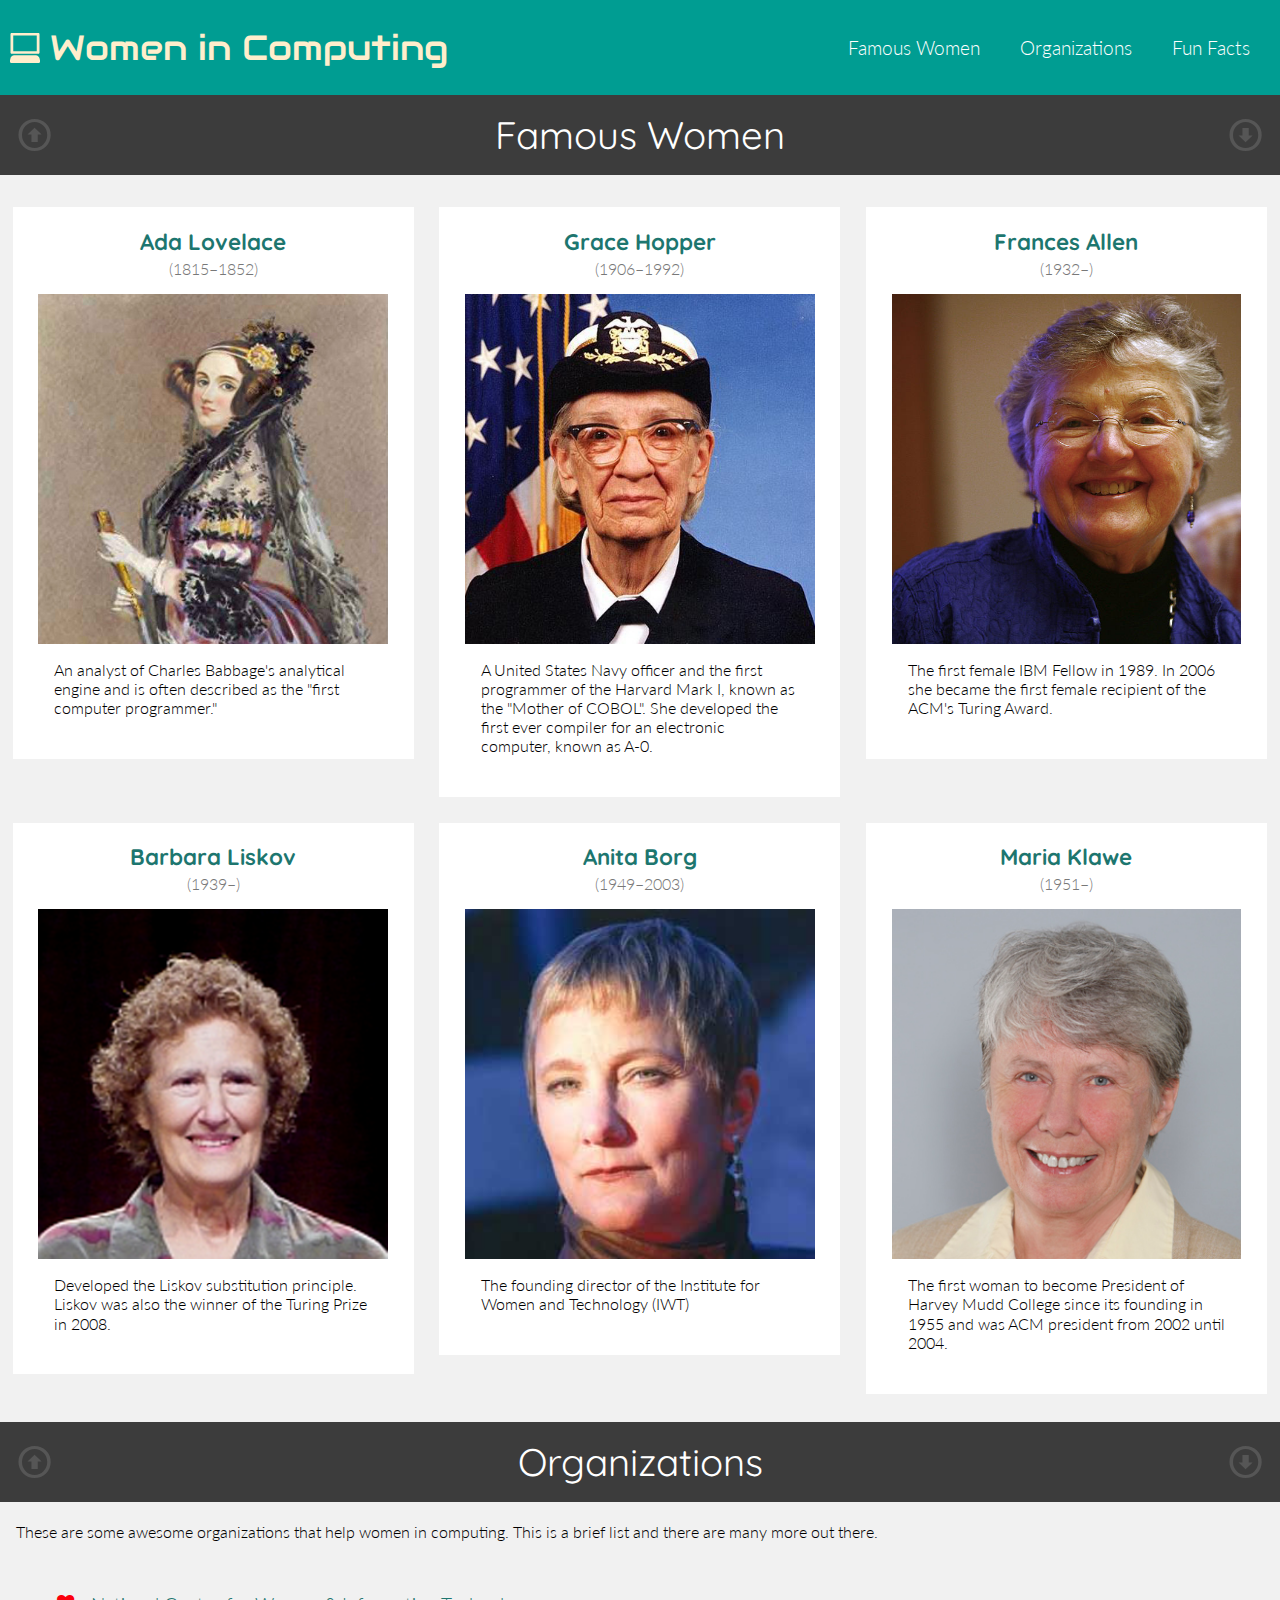
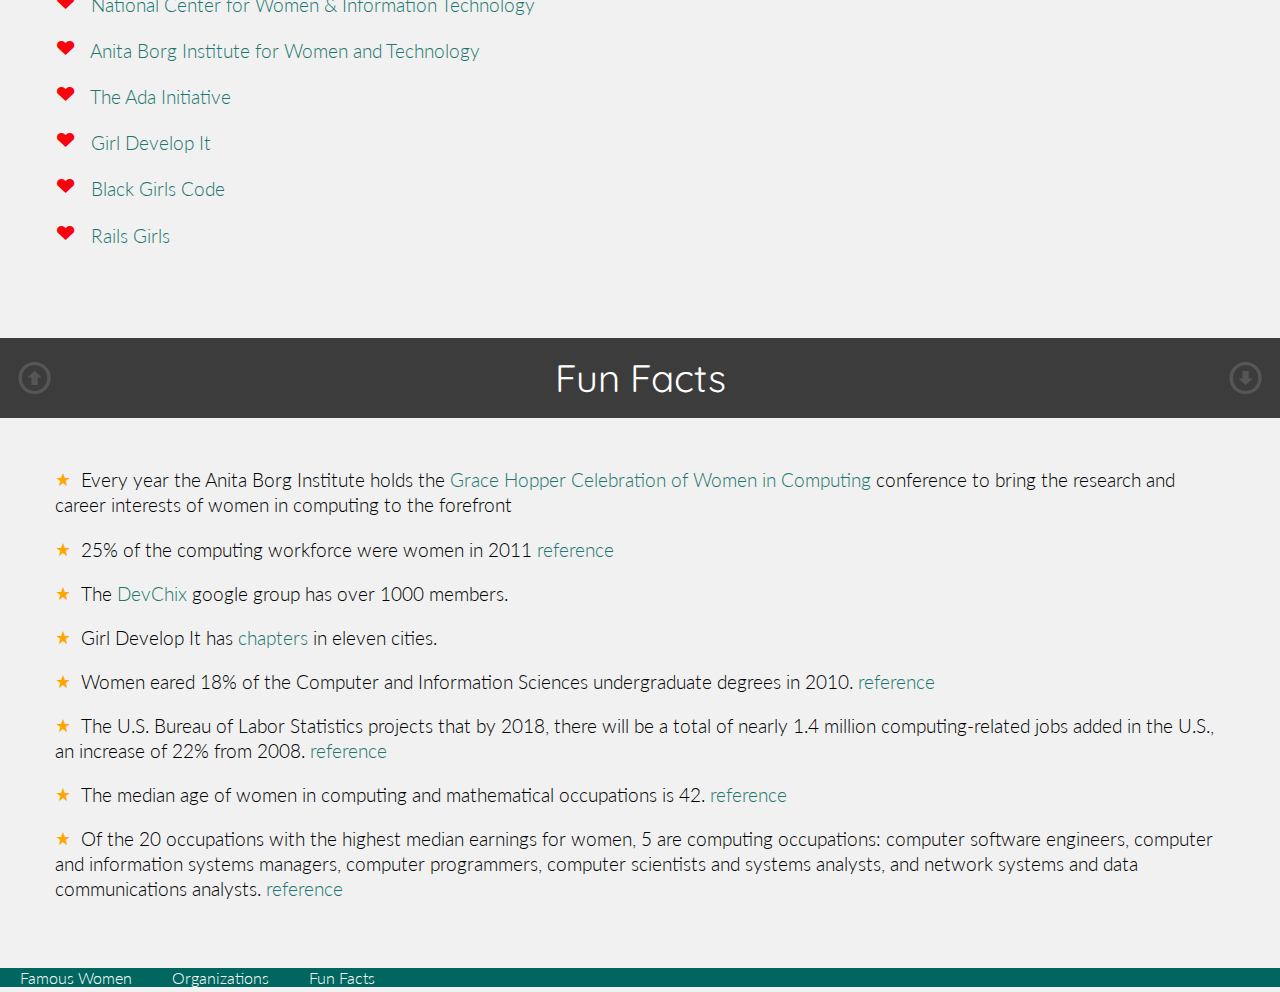
<file: practice/completed/index.html>
<!DOCTYPE HTML PUBLIC "-//W3C//DTD HTML 4.01//EN" "http://www.w3.org/TR/html4/strict.dtd">
<html>
  <head>
    <title>Women in Computing</title>
    <meta http-equiv="Content-Type" content="text/html; charset=utf-8"/>
    <link href='http://fonts.googleapis.com/css?family=Audiowide|Quicksand:300,400,700|Lato:100,300,400,700,900,100italic,300italic,400italic,700italic,900italic' rel='stylesheet' type='text/css'/>
    <link rel="stylesheet" type="text/css" href="stylesheets/reset.css" />
    <link rel="stylesheet" type="text/css" href="stylesheets/styles.css" charset="utf-8"/>
  </head>
  <body>
    <header>
      <h1>Women in Computing</h1>
      <nav>
        <ul>
          <li>
            <a href="#famous">Famous Women</a>
          </li>
          <li>
            <a href="#organizations">Organizations</a>
          </li>
          <li>
            <a href="#facts">Fun Facts</a>
          </li>
        </ul>
      </nav>
    </header>

    <div id="main">
      <section id="famous">
        <a name="famous"></a>
        <h2>Famous Women</h2>
        <a class="jump up" href="#">&igrave;</a>
        <a class="jump down" href="#organizations">&iacute;</a>
        <div class = "wrapper">
          <article class = "woman">
            <h3>
              <a href="http://en.wikipedia.org/wiki/Ada_Lovelace">Ada Lovelace</a>
            </h3>

            <h4>(1815&ndash;1852)</h4>
            <img src="images/ada_lovelace.jpg" alt="Ada Lovelace" />
            <p>An analyst of Charles Babbage's analytical engine and is often
              described as the "first computer programmer."</p>
          </article>
          <article class = "woman">
            <h3>
              <a href="http://en.wikipedia.org/wiki/Grace_Hopper">Grace Hopper</a>
            </h3>
            <h4>(1906&ndash;1992)</h4>
            <img src="images/grace_hopper.jpg" alt ="Grace Hopper" />
            <p>A United States Navy officer and the first programmer of the
              Harvard Mark I, known as the "Mother of COBOL". She developed the
              first ever compiler for an electronic computer, known as A-0.</p>
          </article>
          <article class = "woman">
            <h3>
              <a href="http://en.wikipedia.org/wiki/Frances_E._Allen">Frances Allen</a>
            </h3>
            <h4>(1932&ndash;)</h4>
            <img src="images/frances_allen.jpg" alt="Frances Allen" />
            <p>The first female IBM Fellow in 1989. In 2006 she became the first
              female recipient of the ACM's Turing Award.</p>
          </article>
          <article class="break woman">
            <h3>
              <a href="http://en.wikipedia.org/wiki/Barbara_Liskov">Barbara Liskov</a>
            </h3>
            <h4>(1939&ndash;)</h4>
            <img src="images/barbara_liskov.png" alt="Barbara Liskov" />
            <p>Developed the Liskov substitution principle. Liskov was also the
              winner of the Turing Prize in 2008.</p>
          </article>
          <article class = "woman">
            <h3>
              <a href="http://en.wikipedia.org/wiki/Anita_Borg">Anita Borg</a>
            </h3>
            <h4>(1949&ndash;2003)</h4>
            <img src="images/anita_borg.jpg" alt="Anita Borg" />
            <p>The founding director of the Institute for Women and Technology
              (IWT)</p>
          </article>
          <article class = "woman">
            <h3>
              <a href="http://en.wikipedia.org/wiki/Maria_Klawe">Maria Klawe</a>
            </h3>
            <h4>(1951&ndash;)</h4>
            <img src="images/maria_klawe.jpg" alt="Maria Klawe" />
            <p>The first woman to become President of Harvey Mudd College since
              its founding in 1955 and was ACM president from 2002 until 2004.</p>
          </article>
        </div>
      </section>

      <section id="organizations">
        <a name="organizations"></a>
        <h2>Organizations</h2>
        <a class="jump up" href="#famous">&igrave;</a>
        <a class="jump down" href="#facts">&iacute;</a>
        <div class = "wrapper">
          <p>These are some awesome organizations that help women in computing.
            This is a brief list and there are many more out there.</p>

          <ul>
            <li>
              <a href="http://www.ncwit.org/">National Center for Women & Information Technology</a>
              <img src="images/logos/ncwit.png" alt="National Center for Women & Information Technology logo" />
            </li>
            <li>
              <a href="http://anitaborg.org/">Anita Borg Institute for Women and Technology</a>
              <img src="images/logos/anitaborg.gif" alt="Anita Borg Institute for Women and Technology logo" />
            </li>
            <li>
              <a href="http://adainitiative.org/">The Ada Initiative</a>
              <img src="images/logos/adainitiative.png" alt="The Ada Initiative logo" />
            </li>
            <li>
              <a href="http://girldevelopit.com/">Girl Develop It</a>
              <img src="images/logos/gdi.png" alt="Girl Develop It logo" />
            </li>
            <li>
              <a href="http://www.blackgirlscode.com/">Black Girls Code</a>
              <img src="images/logos/blackgirlscode.jpg" alt="Black Girls Code logo" />
            </li>
            <li>
              <a href="http://railsgirls.com/">Rails Girls</a>
              <img src="images/logos/railsgirls.png" alt="Rails Girls logo" />
            </li>
          </ul>
        </div>
      </section>

      <section id="facts">
        <a name="facts"></a>
        <h2>Fun Facts</h2>
        <a class="jump up" href="#organizations">&igrave;</a>
        <a class="jump down" href="#bottom">&iacute;</a>
        <div class = "wrapper">
          <ul>
            <li>Every year the Anita Borg Institute holds the
              <a href="http://anitaborg.org/initiatives/ghc/">Grace Hopper
              Celebration of Women in Computing</a> conference to bring the
              research and career interests of women in computing to the
              forefront</li>
            <li>25% of the computing workforce were women in 2011
              <a href="http://www.bls.gov/cps/cpsaat11.htm">reference</a></li>
            <li>The <a href="https://twitter.com/DevChix">DevChix</a> google group has over 1000 members.</li>
            <li>Girl Develop It has <a href="http://girldevelopit.com/chapters">chapters</a> in eleven cities.</li>
            <li>Women eared 18% of the Computer and Information Sciences
              undergraduate degrees in 2010. <a href="http://www.ncwit.org/sites/default/files/resources/2012bythenumbers_web.pdf">
              reference</a></li>
            <li>The U.S. Bureau of Labor Statistics projects that by 2018, there
              will be a total of nearly 1.4 million computing-related jobs added
              in the U.S., an increase of 22% from 2008.
              <a href="http://www.ncwit.org/sites/default/files/resources/scorecard2010_printversion_web.pdf">reference</a></li>
            <li>The median age of women in computing and mathematical occupations
              is 42. <a href="http://www.ncwit.org/blog/did-you-know-demographics-technical-women">reference</a></li>
            <li>Of the 20 occupations with the highest median earnings for women,
              5 are computing occupations: computer software engineers, computer
              and information systems managers, computer programmers, computer
              scientists and systems analysts, and network systems and data
              communications analysts. <a href="http://www.ncwit.org/blog/did-you-know-demographics-technical-women">reference</a></li>
          </ul>
        </div>
      </section>
    </div>

    <footer>
      <nav>
        <ul>
          <li>
            <a href="#famous">Famous Women</a>
          </li>
          <li>
            <a href="#organizations">Organizations</a>
          </li>
          <li>
            <a href="#facts">Fun Facts</a>
          </li>
        </ul>
      </nav>
    </footer>
    <a name="bottom"></a>
  </body>
</html>
</file>
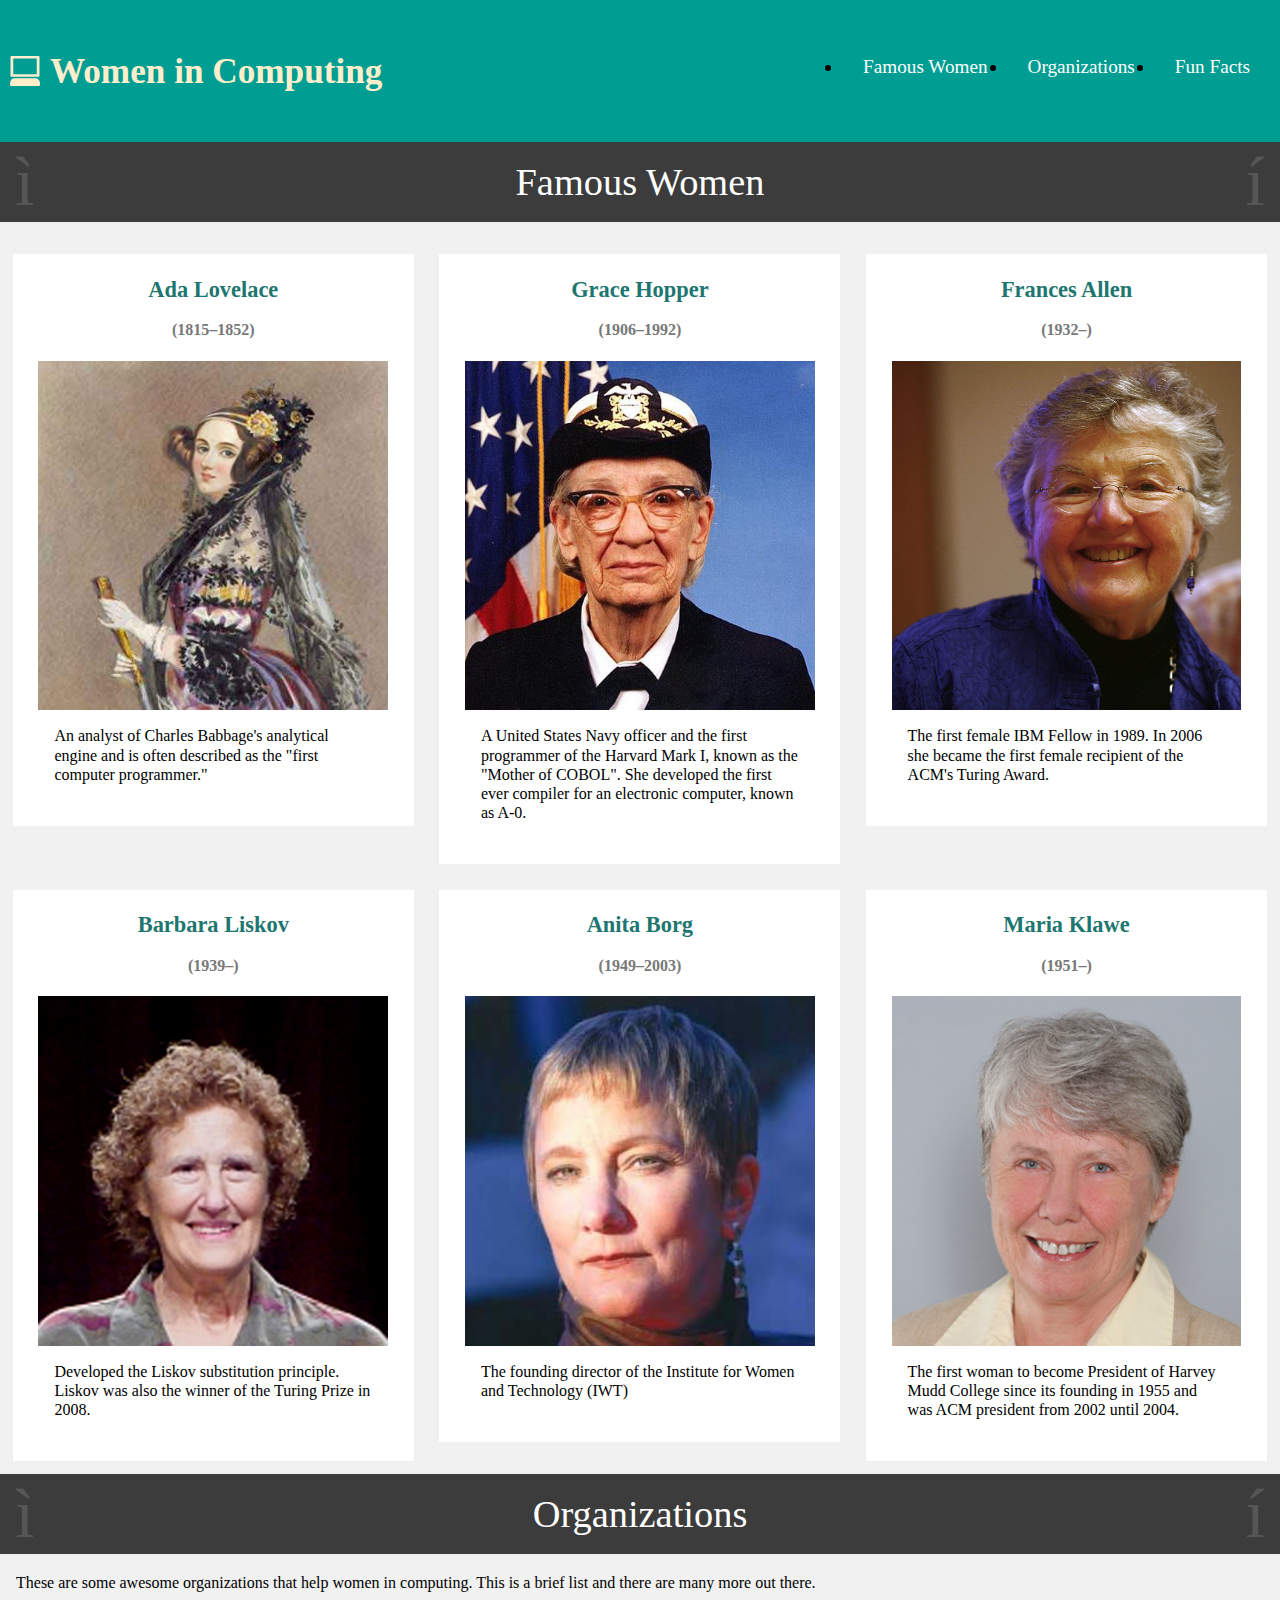
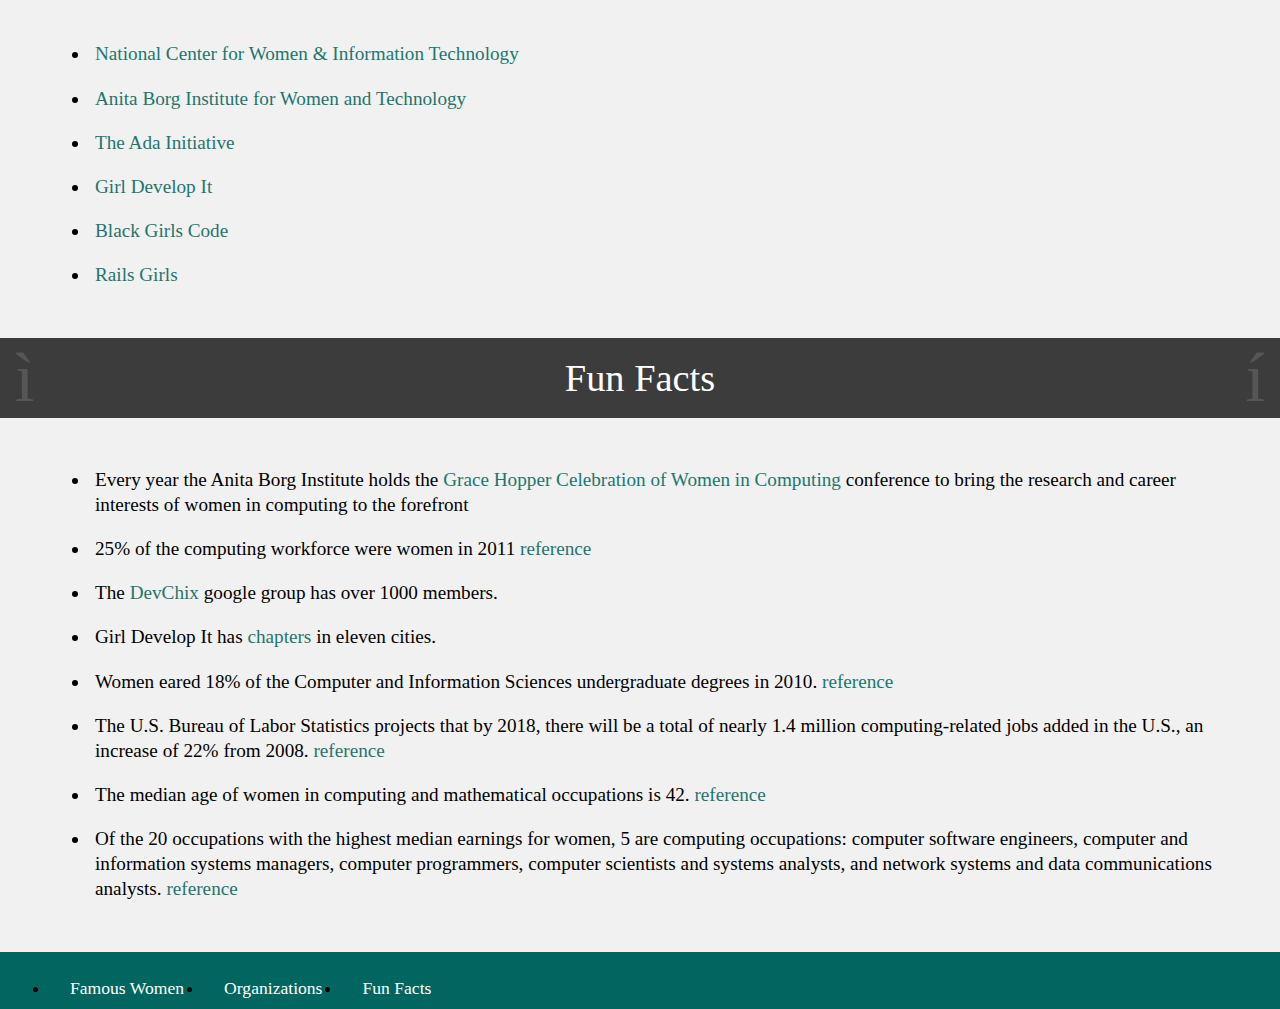
<file: practice/practice/index.html>
<!DOCTYPE HTML PUBLIC "-//W3C//DTD HTML 4.01//EN" "http://www.w3.org/TR/html4/strict.dtd">
<html>
  <head>
    <title>Women in Computing</title>
    <meta http-equiv="Content-Type" content="text/html; charset=utf-8"/>
    <link rel="stylesheet" type="text/css" href="stylesheets/styles.css" charset="utf-8"/>
  </head>
  <body>
      <div id="header">
        <h1>Women in Computing</h1>
        <div class="nav">
          <ul>
            <li>
              <a href="#">Famous Women</a>
            </li>
            <li>
              <a href="#">Organizations</a>
            </li>
            <li>
              <a href="#">Fun Facts</a>
            </li>
          </ul>
        </div>
      </div>

      <div id="main">
        <div id="famous">
          <a name="famous"></a>
          <h2>Famous Women</h2>
          <a class="jump up" href="#">&igrave;</a>
          <a class="jump down" href="#organizations">&iacute;</a>
          <div class ="wrapper">
            <div class = "woman">
              <h3>
                <a href="http://en.wikipedia.org/wiki/Ada_Lovelace">Ada Lovelace</a>
              </h3>

              <h4>(1815&ndash;1852)</h4>
              <img src="images/ada_lovelace.jpg" alt="Ada Lovelace" />
              <p>An analyst of Charles Babbage's analytical engine and is often
                described as the "first computer programmer."</p>
            </div>
            <div class = "woman">
              <h3>
                <a href="http://en.wikipedia.org/wiki/Grace_Hopper">Grace Hopper</a>
              </h3>
              <h4>(1906&ndash;1992)</h4>
              <img src="images/grace_hopper.jpg" alt ="Grace Hopper" />
              <p>A United States Navy officer and the first programmer of the
                Harvard Mark I, known as the "Mother of COBOL". She developed the
                first ever compiler for an electronic computer, known as A-0.</p>
            </div>
            <div class = "woman">
              <h3>
                <a href="http://en.wikipedia.org/wiki/Frances_E._Allen">Frances Allen</a>
              </h3>
              <h4>(1932&ndash;)</h4>
              <img src="images/frances_allen.jpg" alt="Frances Allen" />
              <p>The first female IBM Fellow in 1989. In 2006 she became the first
                female recipient of the ACM's Turing Award.</p>
            </div>
            <div class="break woman">
              <h3>
                <a href="http://en.wikipedia.org/wiki/Barbara_Liskov">Barbara Liskov</a>
              </h3>
              <h4>(1939&ndash;)</h4>
              <img src="images/barbara_liskov.png" alt="Barbara Liskov" />
              <p>Developed the Liskov substitution principle. Liskov was also the
                winner of the Turing Prize in 2008.</p>
            </div>
            <div class = "woman">
              <h3>
                <a href="http://en.wikipedia.org/wiki/Anita_Borg">Anita Borg</a>
              </h3>
              <h4>(1949&ndash;2003)</h4>
              <img src="images/anita_borg.jpg" alt="Anita Borg" />
              <p>The founding director of the Institute for Women and Technology
                (IWT)</p>
            </div>
            <div class = "woman">
              <h3>
                <a href="http://en.wikipedia.org/wiki/Maria_Klawe">Maria Klawe</a>
              </h3>
              <h4>(1951&ndash;)</h4>
              <img src="images/maria_klawe.jpg" alt="Maria Klawe" />
              <p>The first woman to become President of Harvey Mudd College since
                its founding in 1955 and was ACM president from 2002 until 2004.</p>
            </div>
          </div>
        </div>

        <div id="organizations">
          <a name="organizations"></a>
          <h2>Organizations</h2>
          <a class="jump up" href="#famous">&igrave;</a>
          <a class="jump down" href="#facts">&iacute;</a>
          <div class = "wrapper">
            <p>These are some awesome organizations that help women in computing.
              This is a brief list and there are many more out there.</p>

            <ul>
              <li>
                <a href="http://www.ncwit.org/">National Center for Women &amp; Information Technology</a>
                <img src="images/logos/ncwit.png" alt="National Center for Women &amp; Information Technology logo" />
              </li>
              <li>
                <a href="http://anitaborg.org/">Anita Borg Institute for Women and Technology</a>
                <img src="images/logos/anitaborg.gif" alt="Anita Borg Institute for Women and Technology logo" />
              </li>
              <li>
                <a href="http://adainitiative.org/">The Ada Initiative</a>
                <img src="images/logos/adainitiative.png" alt="The Ada Initiative logo" />
              </li>
              <li>
                <a href="http://girldevelopit.com/">Girl Develop It</a>
                <img src="images/logos/gdi.png" alt="Girl Develop It logo" />
              </li>
              <li>
                <a href="http://www.blackgirlscode.com/">Black Girls Code</a>
                <img src="images/logos/blackgirlscode.jpg" alt="Black Girls Code logo" />
              </li>
              <li>
                <a href="http://railsgirls.com/">Rails Girls</a>
                <img src="images/logos/railsgirls.png" alt="Rails Girls logo" />
              </li>
            </ul>
          </div>
        </div>

        <div id="facts">
          <a name="facts"></a>
          <h2>Fun Facts</h2>
          <a class="jump up" href="#organizations">&igrave;</a>
          <a class="jump down" href="#bottom">&iacute;</a>
          <div class = "wrapper">
            <ul>
              <li>Every year the Anita Borg Institute holds the
                <a href="http://anitaborg.org/initiatives/ghc/">Grace Hopper
                Celebration of Women in Computing</a> conference to bring the
                research and career interests of women in computing to the
                forefront</li>
              <li>25% of the computing workforce were women in 2011
                <a href="http://www.bls.gov/cps/cpsaat11.htm">reference</a></li>
              <li>The <a href="https://twitter.com/DevChix">DevChix</a> google group has over 1000 members.</li>
              <li>Girl Develop It has <a href="http://girldevelopit.com/chapters">chapters</a> in eleven cities.</li>
              <li>Women eared 18% of the Computer and Information Sciences
                undergraduate degrees in 2010. <a href="http://www.ncwit.org/sites/default/files/resources/2012bythenumbers_web.pdf">
                reference</a></li>
              <li>The U.S. Bureau of Labor Statistics projects that by 2018, there
                will be a total of nearly 1.4 million computing-related jobs added
                in the U.S., an increase of 22% from 2008.
                <a href="http://www.ncwit.org/sites/default/files/resources/scorecard2010_printversion_web.pdf">reference</a></li>
              <li>The median age of women in computing and mathematical occupations
                is 42. <a href="http://www.ncwit.org/blog/did-you-know-demographics-technical-women">reference</a></li>
              <li>Of the 20 occupations with the highest median earnings for women,
                5 are computing occupations: computer software engineers, computer
                and information systems managers, computer programmers, computer
                scientists and systems analysts, and network systems and data
                communications analysts. <a href="http://www.ncwit.org/blog/did-you-know-demographics-technical-women">reference</a></li>
            </ul>
            </div>
        </div>
      </div>
      <div id="footer">
        <div class="nav">
          <ul>
            <li>
              <a href="#">Famous Women</a>
            </li>
            <li>
              <a href="#">Organizations</a>
            </li>
            <li>
              <a href="#">Fun Facts</a>
            </li>
          </ul>
        </div>
      </div>
      <a name="bottom"></a>
  </body>
</html>
</file>
<file: practice/completed/stylesheets/styles.css>
/* General Styles */
body {
  background-color: rgb(241, 241, 241);
  font-family: 'Lato', Arial, sans-serif;
  font-size: 16px;
  font-weight: 300;
  line-height: 1.2em;
  margin: 0px auto;
  min-width: 960px;
  width: 100%;
}

p {
  margin: 1em;
}

a {
  color: #1D766F;
  text-decoration: none;
}
a:hover {
  color: #BC2F36;
}

h1 {
  font-family: 'Audiowide', cursive;
  font-size: 2.2em;
  float: left;
  line-height: 75px;
}

h2 {
  background-color: rgb(60, 60, 60);
  color: #FFF;
  font-family: 'Quicksand', sans-serif;
  font-size: 2.4em;
  font-weight: 400;
  line-height: 80px;
  margin: 0 0 0.5em 0;
  text-align: center;
}

h3 {
  font-family: 'Quicksand', sans-serif;
  font-size: 1.4em;
  font-weight: 700;
  margin: 0 0 0.3em 0;
  text-align: center;
}

h4 {
  color: rgb(120, 120, 120);
  font-size: 1em;
  text-align: center;
}


/* Navigation */
nav li {
  float: left;
}
nav li a {
  color: #fff;
  margin: 0 10px;
  padding: 5px 10px;
  text-decoration: none;
}
nav li a:hover {
  color: #FB000D;
}

.jump {
  color: #565656;
  font-family: 'EntypoRegular';
  font-size: 70px;
  line-height: 80px;
  position: absolute;
  text-decoration: none;
  top: 0;
}
.jump.up {
  left: 15px;
}
.jump.down {
  right: 15px;
}
.jump:hover {
  color: #BC2F36;
}


/* Header */
header {
  background-color: #009D92;
  padding: 10px;
}
header h1 {
  color: #FFEECC;
  background: url('../images/icons/it.png') no-repeat 0 50%;
  padding-left: 40px;
}
header nav {
  float: right;
  font-size: 1.2em;
  margin-left: 20px;
}
header nav li {
  line-height: 75px;
}
header nav a:hover {
  background-color: #fff;
}

header:after {
  /* clearfix hack */
  content: "";
  display: table;
  clear: both;
}


/* Main */
#main section {
  margin-bottom: 1em;
  position: relative;
}
#main div.wrapper{
    width: 100%;
    max-width:1400px;
    margin: 0 auto;
}


#main section:after {
  /* clearfix hack */
  content: "";
  display: table;
  clear: both;
}


/* Famous Women */
#famous article.woman {
  background-color: white;
  float: left;
  min-height: 250px;
  margin: 1%;
  padding: 2%;
  width: 27.33%;
}

#famous article.break {
  clear: both;
}

#famous article img {
  display: block;
  margin: 1em auto;
  width: 100%;
}


/* Organizations */
#organizations {
  clear: both;
  height: 500px;
}

#organizations ul {
  margin: 50px;
  position: relative;
}
#organizations ul li {
  font-size: 1.2em;
  line-height: 1.3em;
  margin-bottom: 1em;
  padding-left: 5px;
  max-width: 50%;
}
#organizations ul li:before {
  color: #FB000D;
  content: '6';
  font-family: 'EntypoRegular';
  font-size: 40px;
  padding-right: 10px;
}

#organizations img {
  position: absolute;
  right: 20px;
  top: 0;
  display: none;
  max-width: 40%;
}
#organizations li:hover img {
  display: block;
}


/* Fun Facts */
#facts ul {
  margin: 50px;
}
#facts ul li {
  font-size: 1.2em;
  line-height: 1.3em;
  margin-bottom: 1em;
  padding-left: 5px;
}
#facts ul li:before {
  color: #FFA700;
  content: '7';
  font-family: 'EntypoRegular';
  font-size: 30px;
  padding-right: 10px;
}
#facts ul li:hover:before {
  color: #FF6F00;
}


/* Footer */
footer {
  background-color: #00665F;
}

footer .nav {
  float: left;
  font-size: 1.1em;
  margin: 10px;
}

footer nav a:hover {
  color: #FFEECC;
}

footer:after {
  /* clearfix hack */
  content: "";
  display: table;
  clear: both;
}


/* Fonts */
@font-face {
  font-family: 'EntypoRegular';
  src: url('font/Entypo-webfont.eot');
  src: url('font/Entypo-webfont.eot?#iefix') format('embedded-opentype'),
       url('font/Entypo-webfont.woff') format('woff'),
       url('font/Entypo-webfont.ttf') format('truetype'),
       url('font/Entypo-webfont.svg#EntypoRegular') format('svg');
  font-weight: normal;
  font-style: normal;
}
</file>
<file: practice/practice/stylesheets/styles.css>
/* General Styles */
body {
  background-color: rgb(241, 241, 241);
  font-size: 16px;
  font-weight: 300;
  line-height: 1.2em;
  margin: 0px auto;
  min-width: 960px;
  width: 100%;
}

p {
  margin: 1em;
}

a {
  color: #1D766F;
  text-decoration: none;
}

h1 {
  font-size: 2.2em;
  float: left;
  line-height: 75px;
}

h2 {
  background-color: rgb(60, 60, 60);
  color: #FFF;
  font-size: 2.4em;
  font-weight: 400;
  line-height: 80px;
  margin: 0 0 0.5em 0;
  text-align: center;
}

h3 {
  font-size: 1.4em;
  font-weight: 700;
  margin: 0 0 0.3em 0;
  text-align: center;
}

h4 {
  color: rgb(120, 120, 120);
  font-size: 1em;
  text-align: center;
}

/* Navigation */
.nav li {
  float: left;
}
.nav li a {
  color: #fff;
  margin: 0 10px;
  padding: 5px 10px;
  text-decoration: none;
}

.jump {
  color: #565656;
  font-size: 70px;
  line-height: 80px;
  position: absolute;
  text-decoration: none;
  top: 0;
}
.jump.up {
  left: 15px;
}
.jump.down {
  right: 15px;
}


/* Header */
#header {
  background-color: #009D92;
  padding: 10px;
}
#header h1 {
  color: #FFEECC;
  background: url('../images/icons/it.png') no-repeat 0 50%;
  padding-left: 40px;
}
#header .nav {
  float: right;
  font-size: 1.2em;
  margin-left: 20px;
}
#header .nav li {
  line-height: 75px;
}

#header:after {
  /* clearfix hack */
  content: "";
  display: table;
  clear: both;
}


/* Main */
#main div {
  margin-bottom: 1em;
  position: relative;
}
#main div.wrapper{
    width: 100%;
    max-width:1400px;
    margin: 0 auto;
}

#main section:after {
  /* clearfix hack */
  content: "";
  display: table;
  clear: both;
}


/* Famous Women */
#famous div.woman {
  background-color: white;
  float: left;
  min-height: 250px;
  margin: 1%;
  padding: 2%;
  width: 27.33%;
}

#famous div.break {
  clear: both;
}

#famous div img {
  display: block;
  margin: 1em auto;
  width: 100%;
}


/* Organizations */
#organizations {
  clear: both;
}

#organizations ul {
  margin: 50px;
  position: relative;
}
#organizations ul li {
  font-size: 1.2em;
  line-height: 1.3em;
  margin-bottom: 1em;
  padding-left: 5px;
  max-width: 50%;
}
#organizations img {
  position: absolute;
  right: 20px;
  top: 0;
  display: none;
  max-width: 40%;
}
#organizations li:hover img {
  display: block;
}

/* Fun Facts */
#facts ul {
  margin: 50px;
}
#facts ul li {
  font-size: 1.2em;
  line-height: 1.3em;
  margin-bottom: 1em;
  padding-left: 5px;
}



/* Footer */
#footer {
  background-color: #00665F;
}

#footer .nav {
  float: left;
  font-size: 1.1em;
  margin: 10px;
}

#footer:after {
  /* clearfix hack */
  content: "";
  display: table;
  clear: both;
}
</file>
